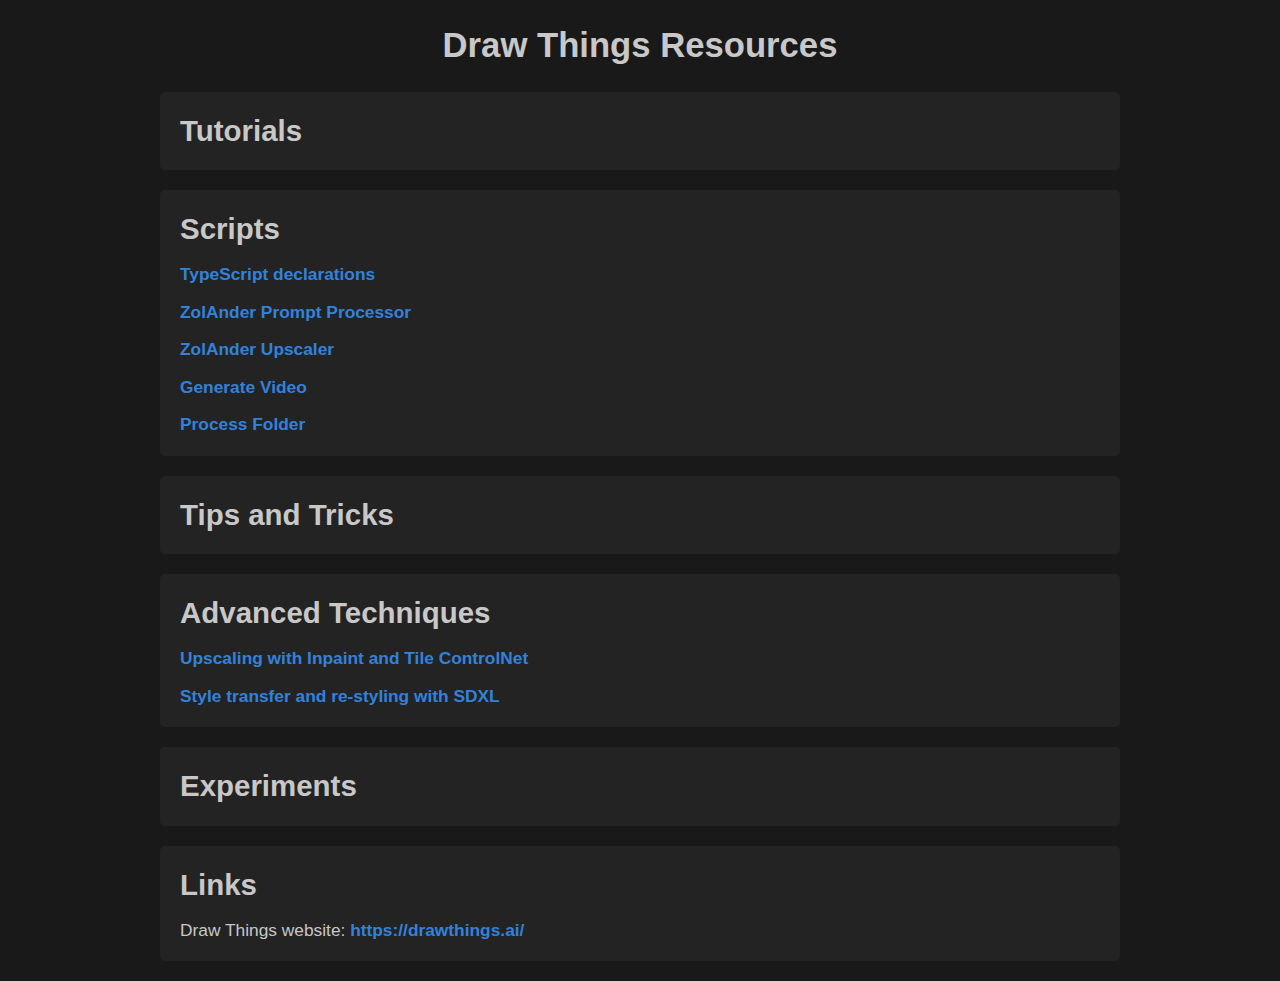
<file: index.html>
<!DOCTYPE html>
<html lang="en">
<head>
	<meta charset="utf-8" />
	<title>Draw Things Resources</title>
	<link rel="stylesheet" href="style.css" />
</head>
<body>
	<section>
		<h1>
			Draw Things Resources
		</h1>
	</section>
	<article>
		<h2>
			Tutorials
		</h2>
	</article>
	<article>
		<h2>
			Scripts
		</h2>
		<p>
			<a href="">TypeScript declarations</a>
		</p>
		<p>
			<a href="">ZolAnder Prompt Processor</a>
		</p>
		<p>
			<a href="">ZolAnder Upscaler</a>
		</p>
		<p>
			<a href="">Generate Video</a>
		</p>
		<p>
			<a href="">Process Folder</a>
		</p>
	</article>
	<article>
		<h2>
			Tips and Tricks
		</h2>
	</article>
	<article>
		<h2>
			Advanced Techniques
		</h2>
		<p>
			<a href="">Upscaling with Inpaint and Tile ControlNet</a>
		</p>
		<p>
			<a href="">Style transfer and re-styling with SDXL</a>
		</p>
	</article>
	<article>
		<h2>
			Experiments
		</h2>
	</article>
	<article>
		<h2>
			Links
		</h2>
		<p>
			Draw Things website: <a href="https://drawthings.ai/">https://drawthings.ai/</a>
		</p>
	</article>
</body>
</html>
</file>
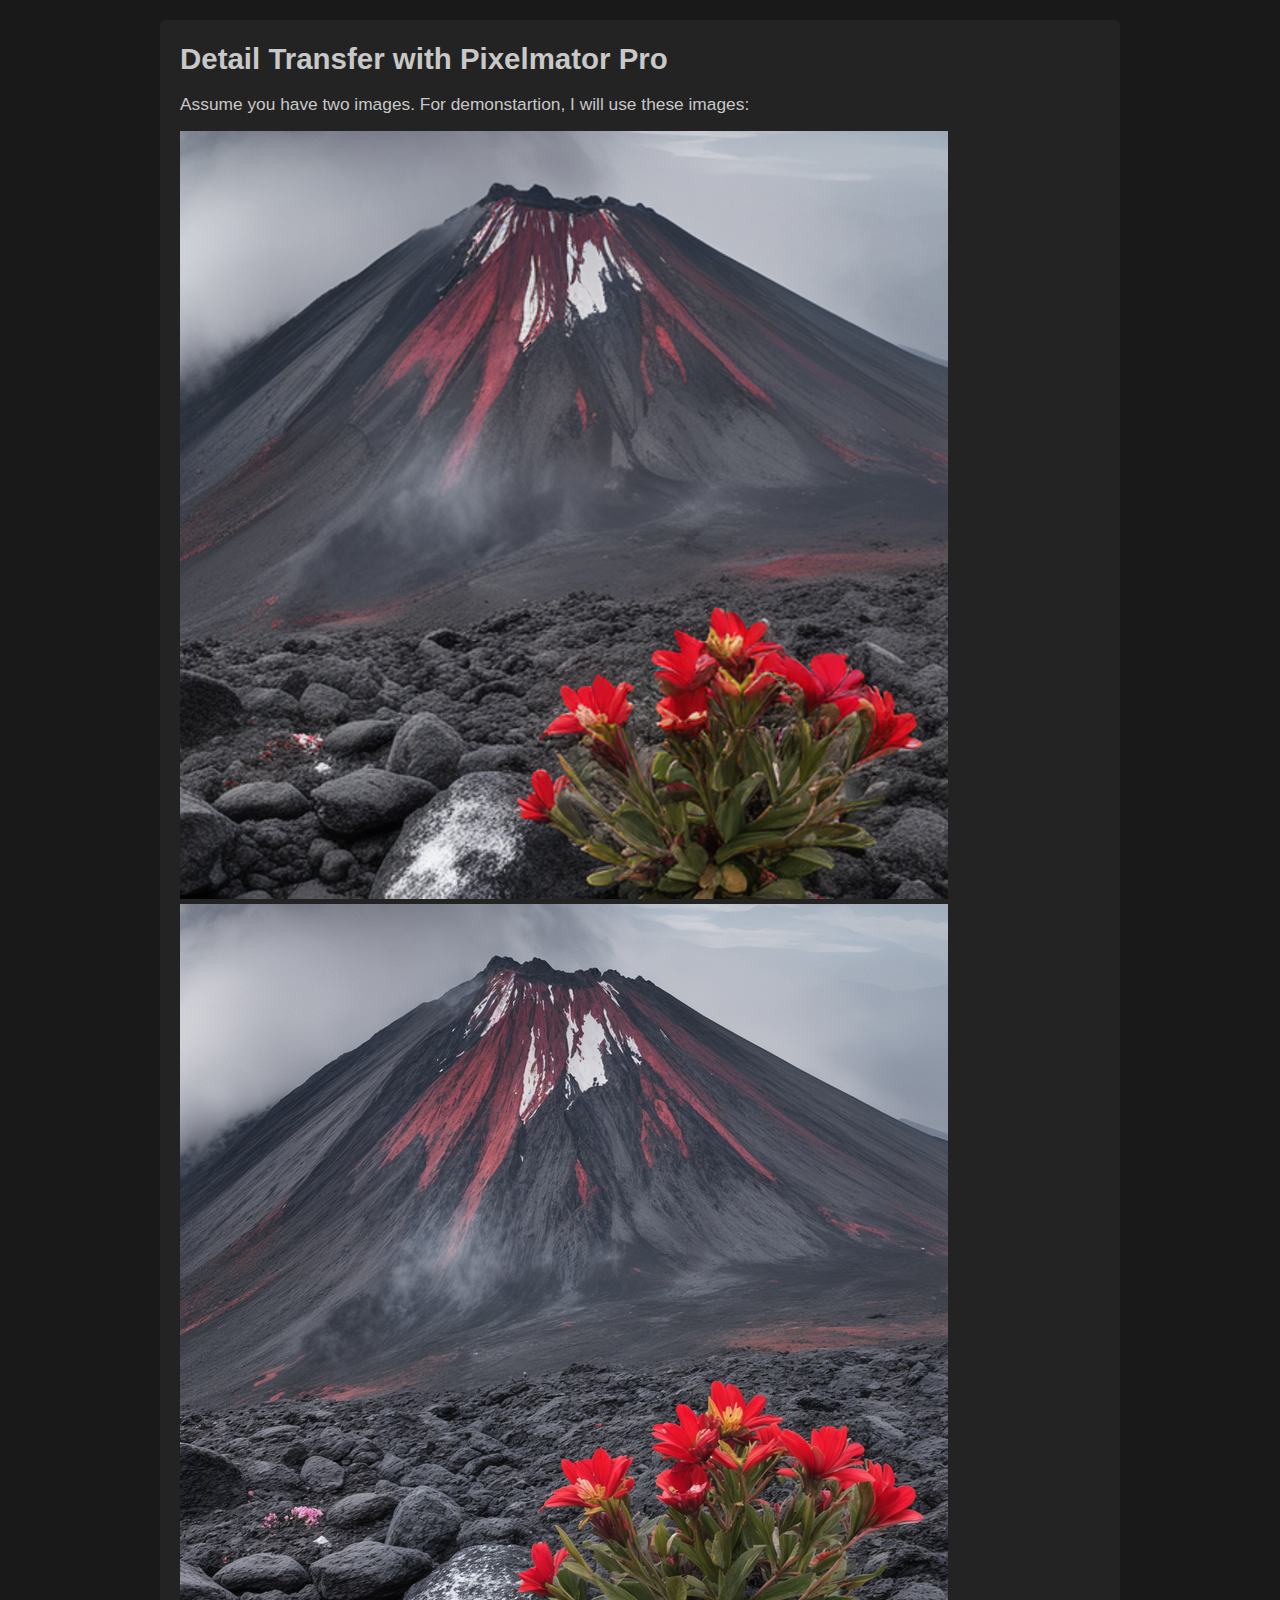
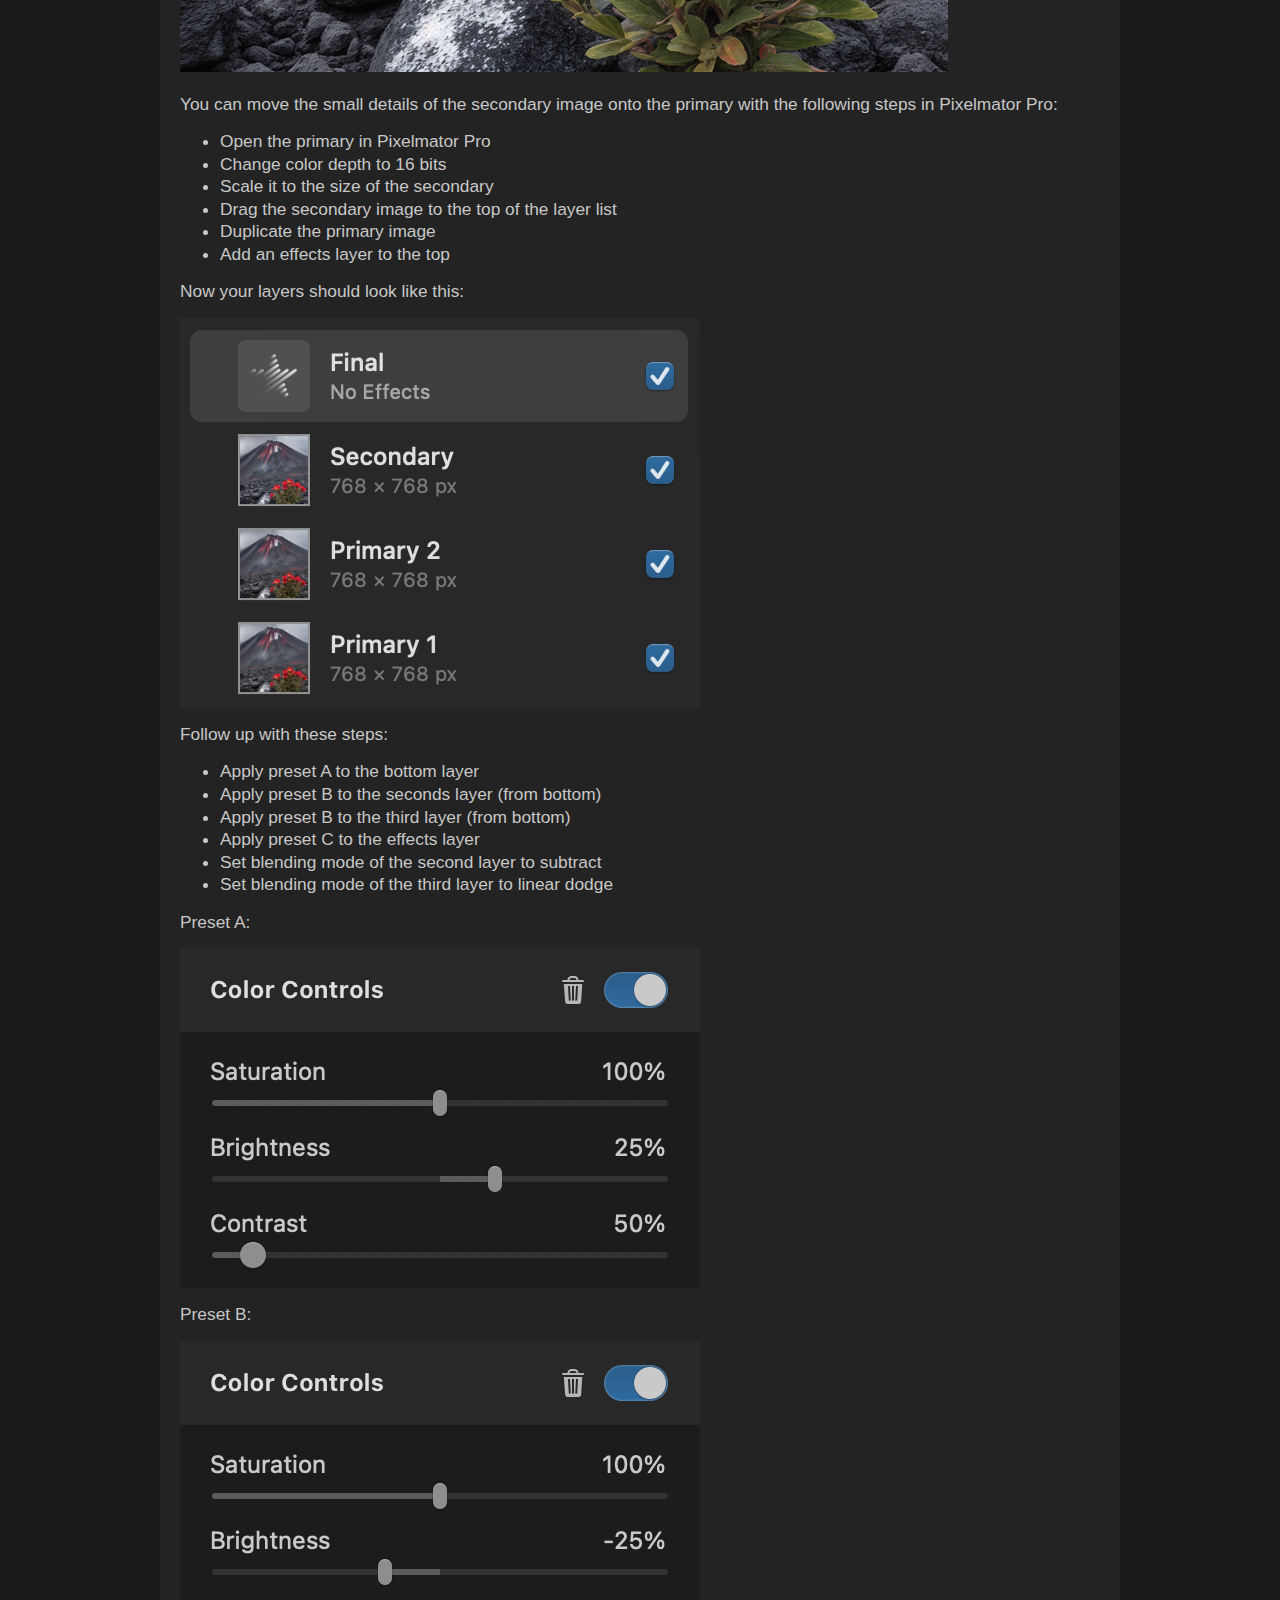
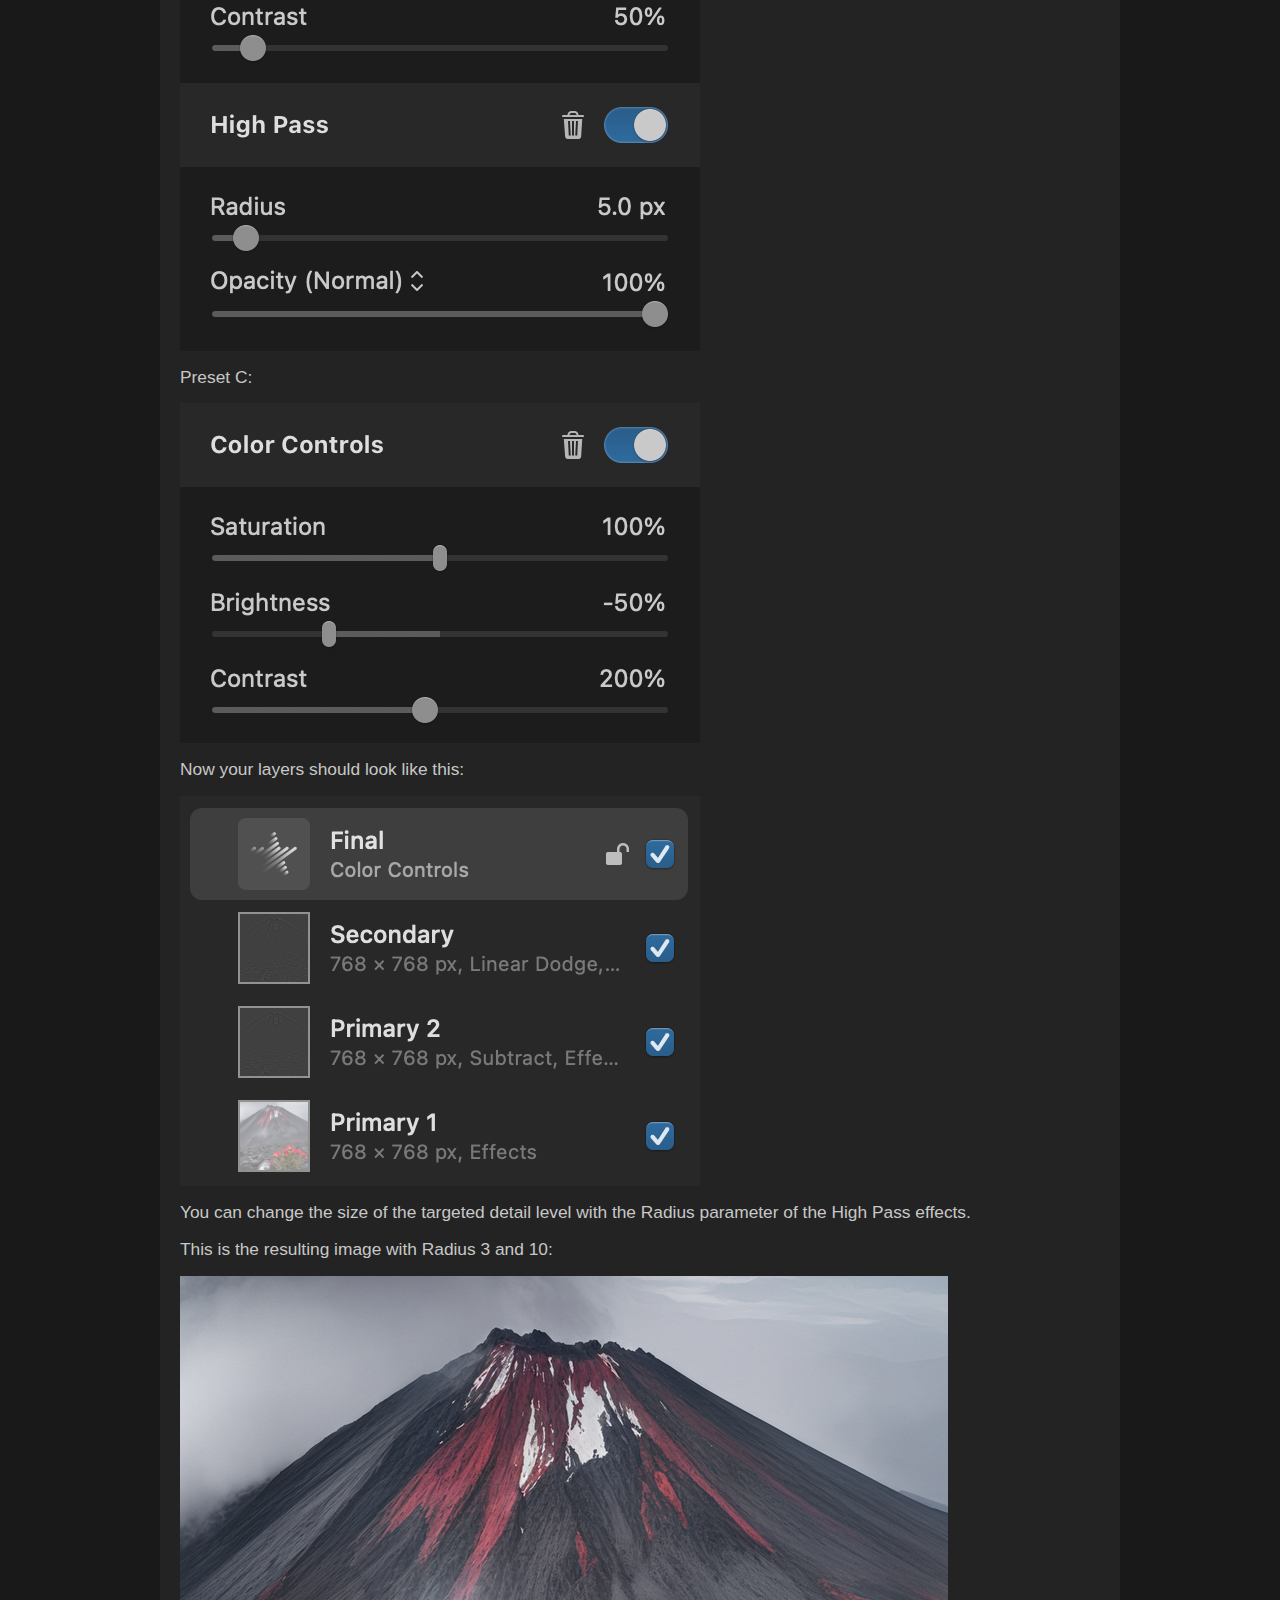
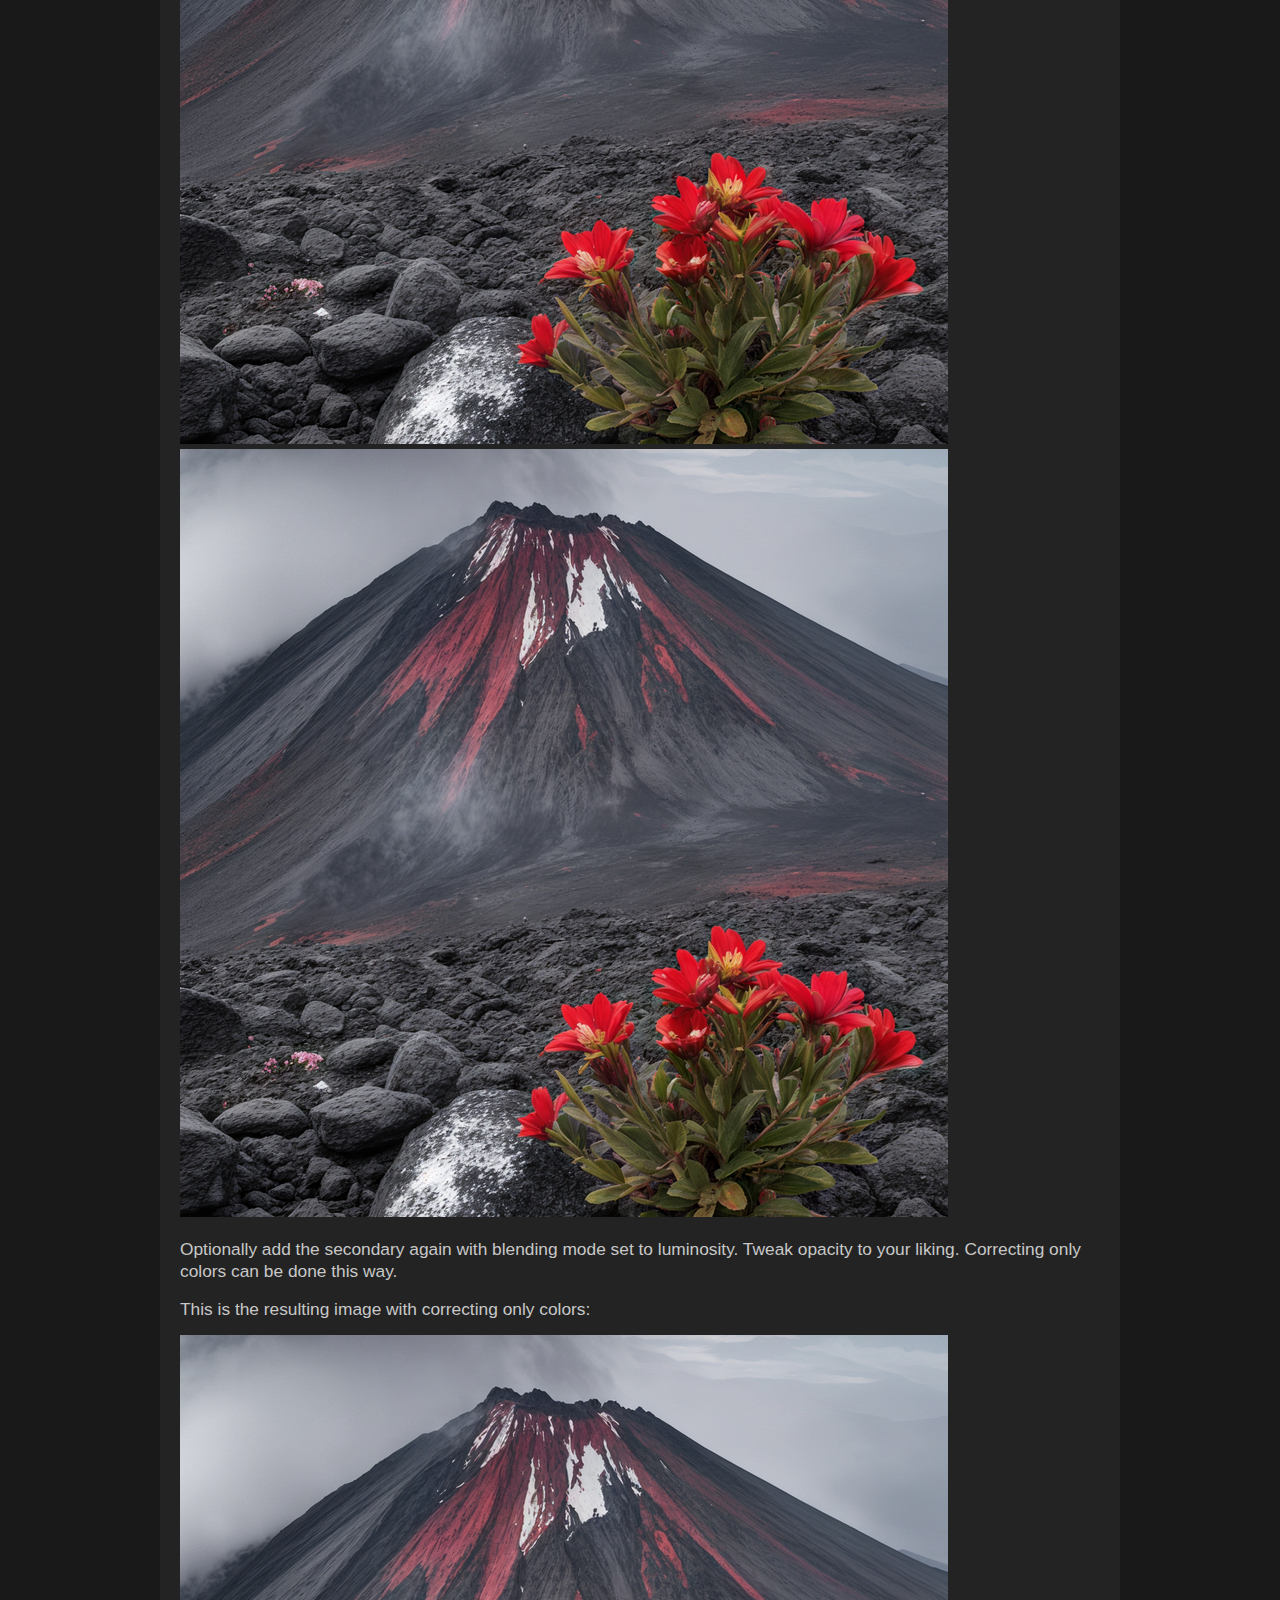
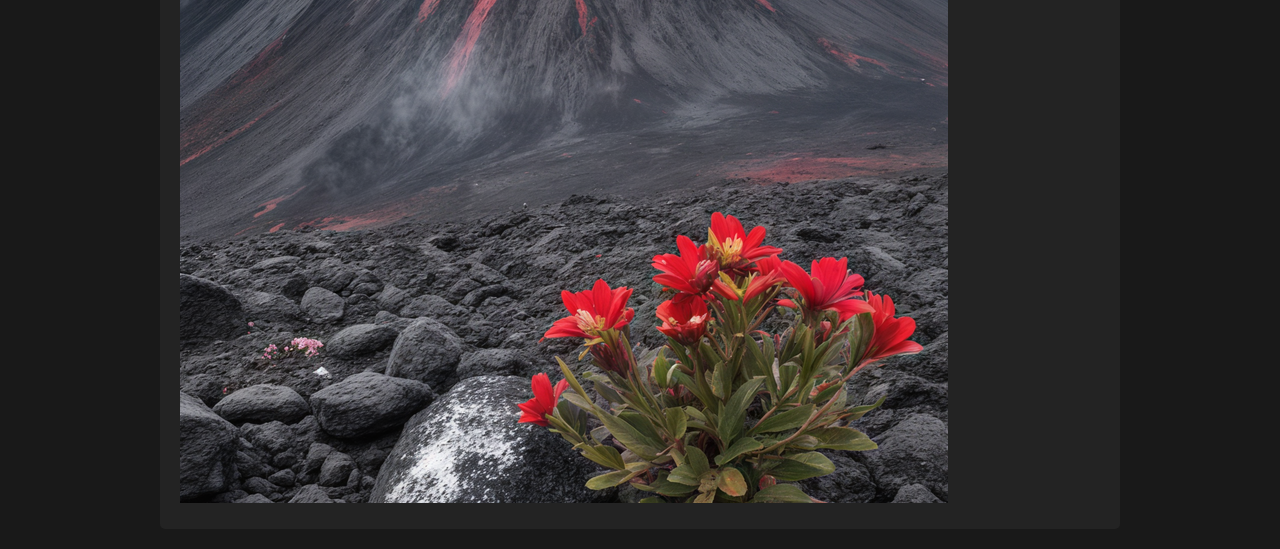
<file: detail/index.html>
<!DOCTYPE html>
<html lang="en">
<head>
	<meta charset="utf-8" />
	<title>Draw Things Resources – Detail Transfer</title>
	<link rel="stylesheet" href="../style.css" />
</head>
<body>
	<article>
		<h2>
			Detail Transfer with Pixelmator Pro
		</h2>
		<p>
			Assume you have two images. For demonstartion, I will use these images:
		</p>
		<div class="center">
			<img src="images/Primary.png" srcset="images/Primary.png 2x" />
			<img src="images/Secondary.png" srcset="images/Secondary.png 2x" />
		</div>
		<p>
			You can move the small details of the secondary image onto the primary with the following steps in Pixelmator Pro:
		</p>
		<ul>
			<li>Open the primary in Pixelmator Pro</li>
			<li>Change color depth to 16 bits</li>
			<li>Scale it to the size of the secondary</li>
			<li>Drag the secondary image to the top of the layer list</li>
			<li>Duplicate the primary image</li>
			<li>Add an effects layer to the top</li>
		</ul>
		<p>
			Now your layers should look like this:
		</p>
		<img src="images/Layers-Initial.png" srcset="images/Layers-Initial.png 2x" />
		<p>
			Follow up with these steps:
		</p>
		<ul>
			<li>Apply preset A to the bottom layer</li>
			<li>Apply preset B to the seconds layer (from bottom)</li>
			<li>Apply preset B to the third layer (from bottom)</li>
			<li>Apply preset C to the effects layer</li>
			<li>Set blending mode of the second layer to subtract</li>
			<li>Set blending mode of the third layer to linear dodge</li>
		</ul>
		<p>
			Preset A:
		</p>
		<img src="images/Preset-A.png" srcset="images/Preset-A.png 2x" />
		<p>
			Preset B:
		</p>
		<img src="images/Preset-B.png" srcset="images/Preset-B.png 2x" />
		<p>
			Preset C:
		</p>
		<img src="images/Preset-C.png" srcset="images/Preset-C.png 2x" />
		<p>
			Now your layers should look like this:
		</p>
		<img src="images/Layers-Final.png" srcset="images/Layers-Final.png 2x" />
		<p>
			You can change the size of the targeted detail level with the Radius parameter of the High Pass effects.
		</p>
		<p>
			This is the resulting image with Radius 3 and 10:
		</p>
		<div class="center">
			<img src="images/Result-Radius-3.png" srcset="images/Result-Radius-3.png 2x" />
			<img src="images/Result-Radius-8.png" srcset="images/Result-Radius-8.png 2x" />
		</div>
		<p>
			Optionally add the secondary again with blending mode set to luminosity.
			Tweak opacity to your liking.
			Correcting only colors can be done this way.
		</p>
		<p>
			This is the resulting image with correcting only colors:
		</p>
		<div class="center">
			<img src="images/Result-Color-Only.png" srcset="images/Result-Color-Only.png 2x" />
		</div>
		</article>
</body>
</html>
</file>
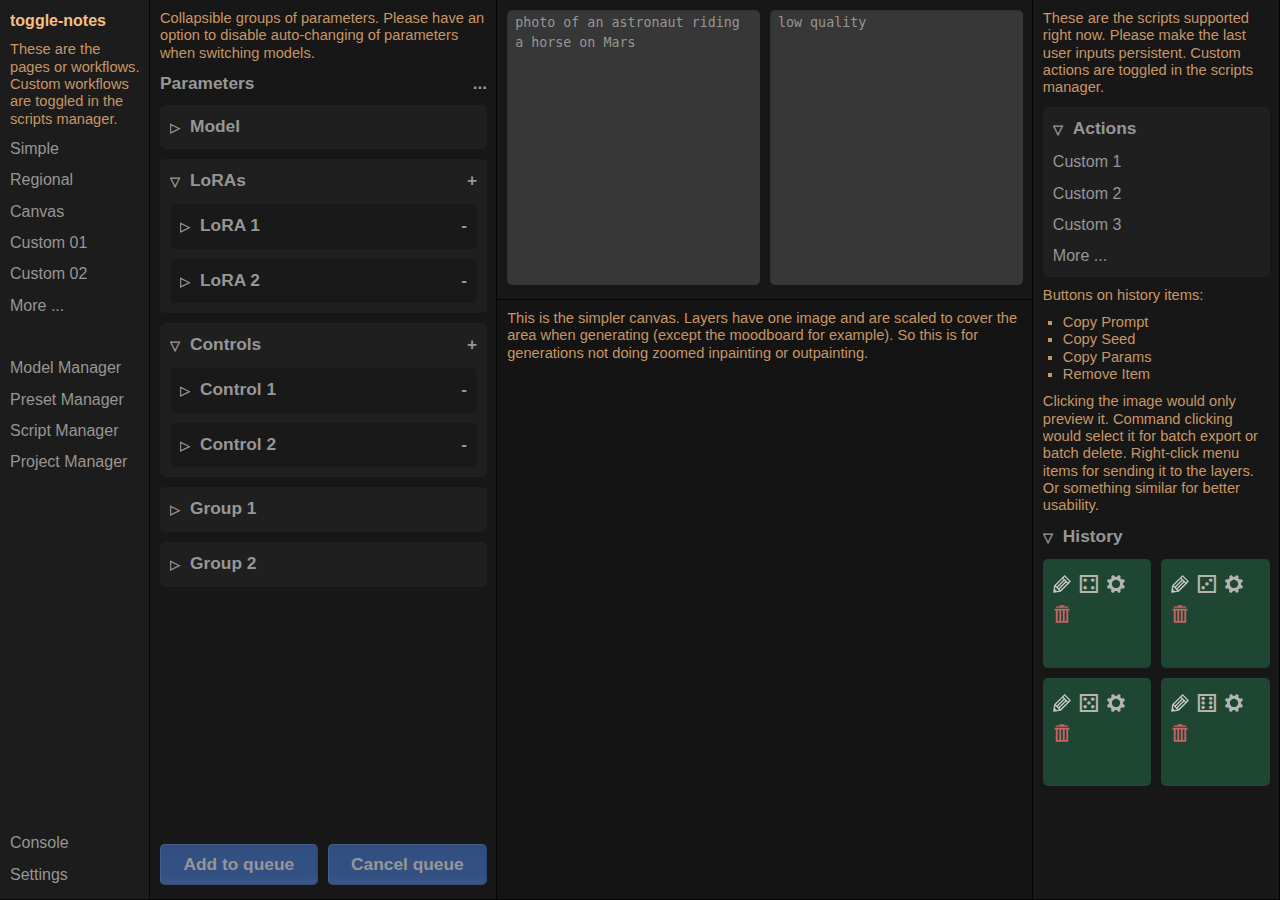
<file: ui-concept/pages/index.html>
<!DOCTYPE html>
<html lang="en">
<head>
	<meta charset="utf-8" />
	<meta name="viewport" content="width=device-width, initial-scale=1, minimum-scale=1, maximum-scale=1" />
	<title>Draw Thing UI Proposal</title>
	<link rel="stylesheet" href="../layout.css" />
	<link rel="stylesheet" href="../theme.css" />
</head>
<body>
	<instance template="template-menu"></instance>
	<div class="options">
		<p class="notes">
			Collapsible groups of parameters.
			Please have an option to disable auto-changing of parameters when switching models.
		</p>
		<h2>Parameters<span>...</span></h2>
		<instance template="template-group-standard" id="model" header="Model"></instance>
		<div id="loras" collapsible class="group">
			<h2>LoRAs<span>+<span></h2>
			<instance template="template-group-minus" id="lora-1" header="LoRA 1"></instance>
			<instance template="template-group-minus" id="lora-2" header="LoRA 2"></instance>
		</div>
		<div id="controls" collapsible class="group">
			<h2>Controls<span>+<span></h2>
			<instance template="template-group-minus" id="control-1" header="Control 1"></instance>
			<instance template="template-group-minus" id="control-2" header="Control 2"></instance>
		</div>
		<instance template="template-group-standard" id="group-1" header="Group 1"></instance>
		<instance template="template-group-standard" id="group-2" header="Group 2"></instance>
		<instance template="template-main-pair" one="Add to queue" two="Cancel queue"></instance>
	</div>
	<div class="content">
		<instance template="template-prompts"></instance>
		<div class="result">
			<p class="notes">
				This is the simpler canvas.
				Layers have one image and are scaled to cover the area when generating (except the moodboard for example).
				So this is for generations not doing zoomed inpainting or outpainting.
			</p>
		</div>
	</div>
	<div class="extra">
		<instance template="template-group-actions"></instance>
		<instance template="template-group-history"></instance>
	</div>
	<script type="module" src="../main.js">
	</script>
</body>
</html>
</file>
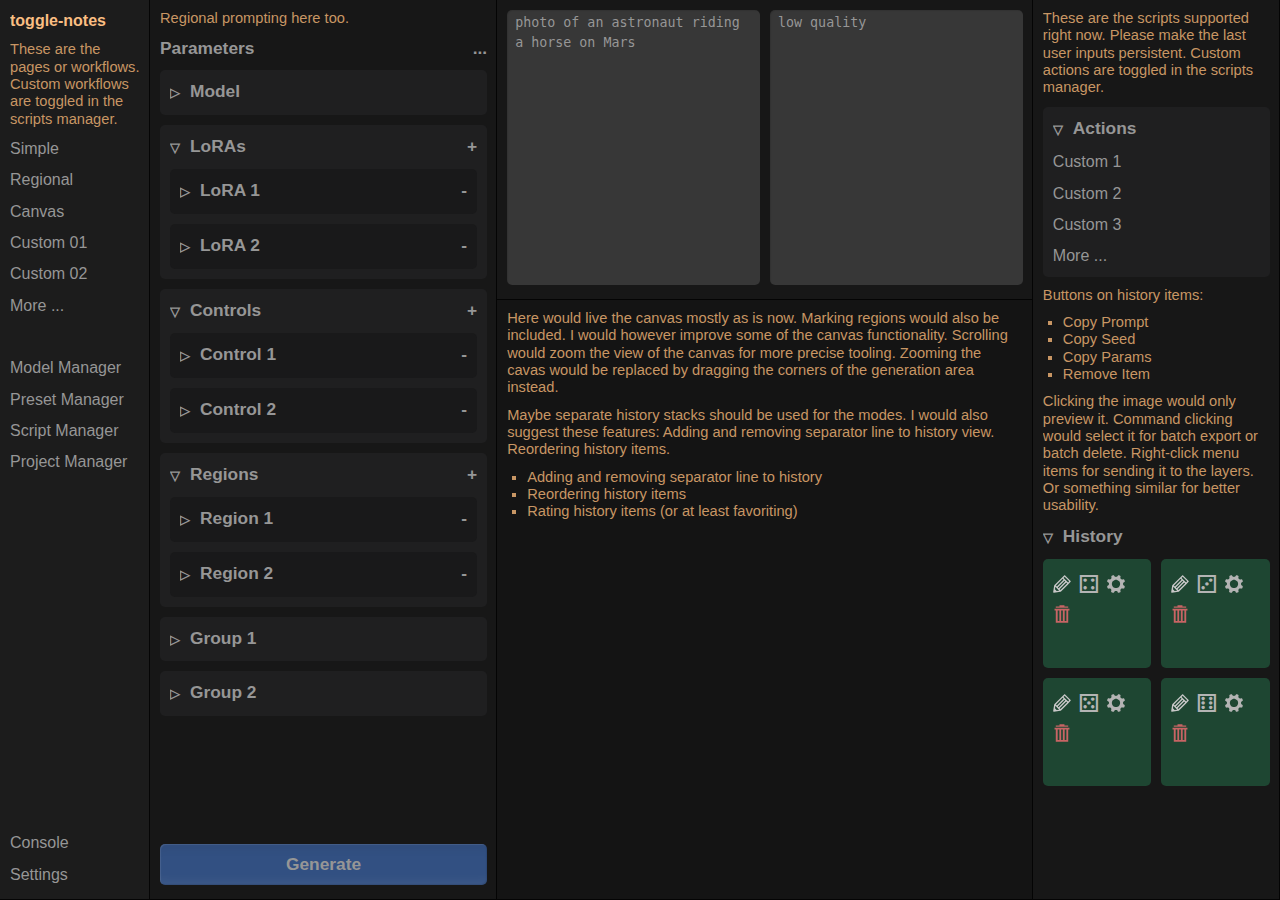
<file: ui-concept/pages/canvas.html>
<!DOCTYPE html>
<html lang="en">
<head>
	<meta charset="utf-8" />
	<meta name="viewport" content="width=device-width, initial-scale=1, minimum-scale=1, maximum-scale=1" />
	<title>Draw Thing UI Proposal</title>
	<link rel="stylesheet" href="../layout.css" />
	<link rel="stylesheet" href="../theme.css" />
</head>
<body>
	<instance template="template-menu"></instance>
	<div class="options">
		<p class="notes">
			Regional prompting here too.
		</p>
		<h2>Parameters<span>...</span></h2>
		<instance template="template-group-standard" id="model" header="Model"></instance>
		<div id="loras" collapsible class="group">
			<h2>LoRAs<span>+<span></h2>
			<instance template="template-group-minus" id="lora-1" header="LoRA 1"></instance>
			<instance template="template-group-minus" id="lora-2" header="LoRA 2"></instance>
		</div>
		<div id="controls" collapsible class="group">
			<h2>Controls<span>+<span></h2>
			<instance template="template-group-minus" id="control-1" header="Control 1"></instance>
			<instance template="template-group-minus" id="control-2" header="Control 2"></instance>
		</div>
		<div id="regions" collapsible class="group">
			<h2>Regions<span>+<span></h2>
			<instance template="template-group-region" id="region-1" header="Region 1" prompt="astronaut"></instance>
			<instance template="template-group-region" id="region-2" header="Region 2" prompt="horse"></instance>
		</div>
		<instance template="template-group-standard" id="group-1" header="Group 1"></instance>
		<instance template="template-group-standard" id="group-2" header="Group 2"></instance>
		<instance template="template-main-button" name="Generate"></instance>
	</div>
	<div class="content">
		<instance template="template-prompts"></instance>
		<div class="result">
			<p class="notes">
				Here would live the canvas mostly as is now.
				Marking regions would also be included.
				I would however improve some of the canvas functionality.
				Scrolling would zoom the view of the canvas for more precise tooling.
				Zooming the cavas would be replaced by dragging the corners of the generation area instead.
			</p>
			<p class="notes">
				Maybe separate history stacks should be used for the modes.
				I would also suggest these features:
				Adding and removing separator line to history view.
				Reordering history items.
			</p>
			<ul class="notes">
				<li>Adding and removing separator line to history</li>
				<li>Reordering history items</li>
				<li>Rating history items (or at least favoriting)</li>
			</ul>
		</div>
	</div>
	<div class="extra">
		<instance template="template-group-actions"></instance>
		<instance template="template-group-history"></instance>
	</div>
	<script type="module" src="../main.js">
	</script>
</body>
</html>
</file>
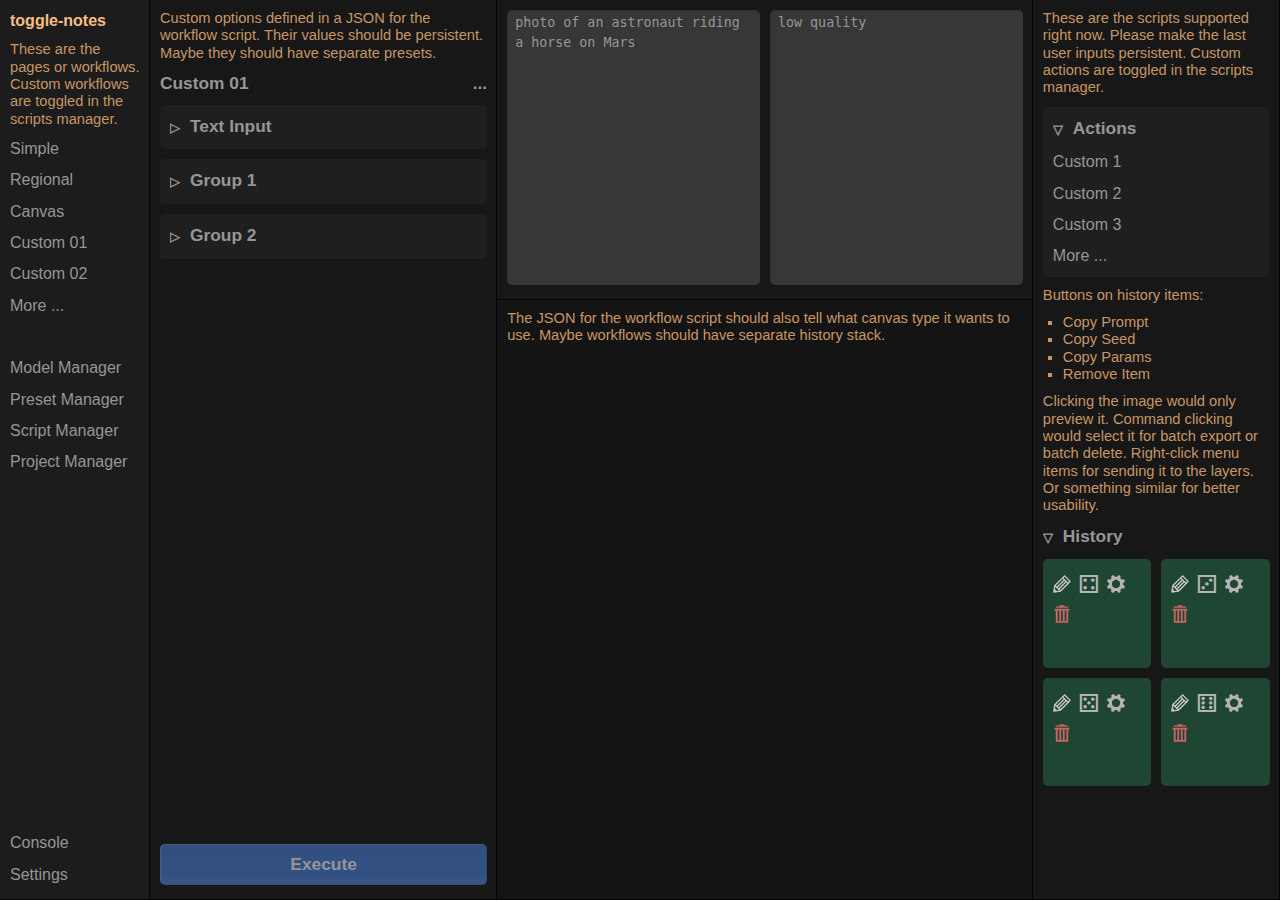
<file: ui-concept/pages/custom-01.html>
<!DOCTYPE html>
<html lang="en">
<head>
	<meta charset="utf-8" />
	<meta name="viewport" content="width=device-width, initial-scale=1, minimum-scale=1, maximum-scale=1" />
	<title>Draw Thing UI Proposal</title>
	<link rel="stylesheet" href="../layout.css" />
	<link rel="stylesheet" href="../theme.css" />
</head>
<body>
	<instance template="template-menu"></instance>
	<div class="options">
		<p class="notes">
			Custom options defined in a JSON for the workflow script.
			Their values should be persistent.
			Maybe they should have separate presets.
		</p>
		<h2>Custom 01<span>...</span></h2>
		<instance template="template-group-text-input" id="custom-1-text" header="Text Input" prompt="{cat|dog}"></instance>
		<instance template="template-group-standard" id="custom-1-1" header="Group 1"></instance>
		<instance template="template-group-standard" id="custom-1-2" header="Group 2"></instance>
		<instance template="template-main-button" name="Execute"></instance>
	</div>
	<div class="content">
		<instance template="template-prompts"></instance>
		<div class="result">
			<p class="notes">
				The JSON for the workflow script should also tell what canvas type it wants to use.
				Maybe workflows should have separate history stack.
			</p>
		</div>
	</div>
	<div class="extra">
		<instance template="template-group-actions"></instance>
		<instance template="template-group-history"></instance>
	</div>
	<script type="module" src="../main.js">
	</script>
</body>
</html>
</file>
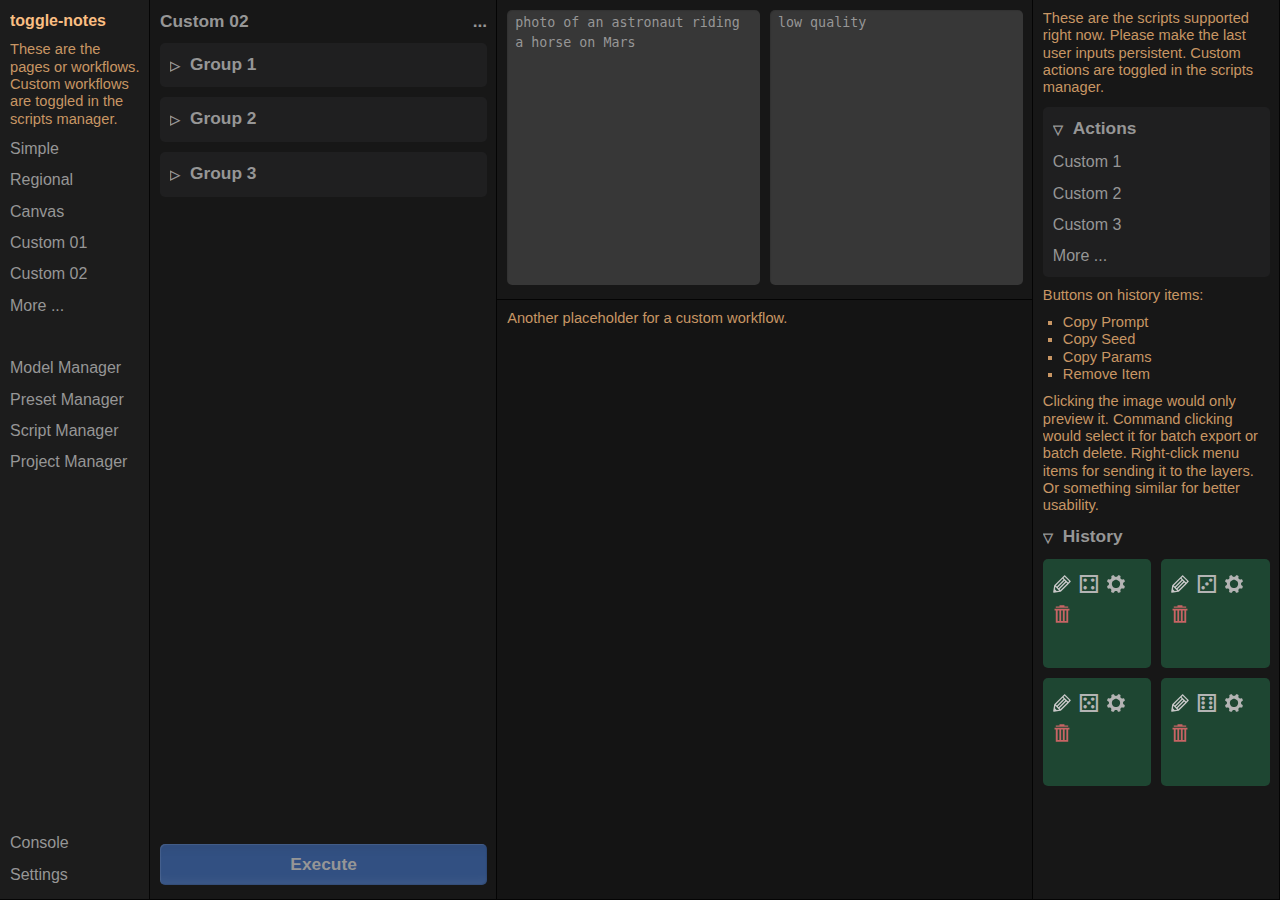
<file: ui-concept/pages/custom-02.html>
<!DOCTYPE html>
<html lang="en">
<head>
	<meta charset="utf-8" />
	<meta name="viewport" content="width=device-width, initial-scale=1, minimum-scale=1, maximum-scale=1" />
	<title>Draw Thing UI Proposal</title>
	<link rel="stylesheet" href="../layout.css" />
	<link rel="stylesheet" href="../theme.css" />
</head>
<body>
	<instance template="template-menu"></instance>
	<div class="options">
		<h2>Custom 02<span>...</span></h2>
		<instance template="template-group-standard" id="custom-2-1" header="Group 1"></instance>
		<instance template="template-group-standard" id="custom-2-2" header="Group 2"></instance>
		<instance template="template-group-standard" id="custom-2-3" header="Group 3"></instance>
		<instance template="template-main-button" name="Execute"></instance>
	</div>
	<div class="content">
		<instance template="template-prompts"></instance>
		<div class="result">
			<p class="notes">
				Another placeholder for a custom workflow.
			</p>
		</div>
	</div>
	<div class="extra">
		<instance template="template-group-actions"></instance>
		<instance template="template-group-history"></instance>
	</div>
	<script type="module" src="../main.js">
	</script>
</body>
</html>
</file>
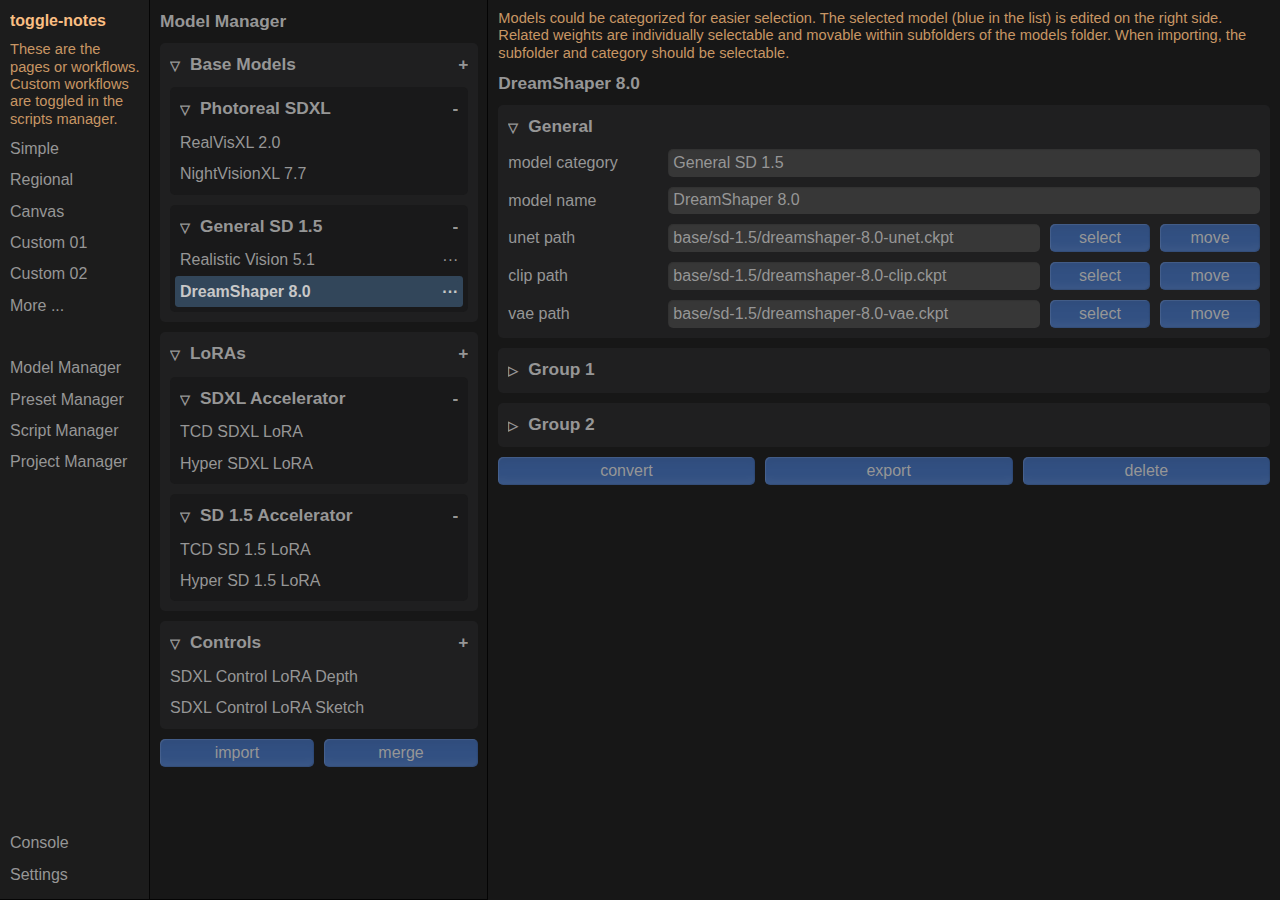
<file: ui-concept/pages/model-manager.html>
<!DOCTYPE html>
<html lang="en">
<head>
	<meta charset="utf-8" />
	<meta name="viewport" content="width=device-width, initial-scale=1, minimum-scale=1, maximum-scale=1" />
	<title>Draw Thing UI Proposal</title>
	<link rel="stylesheet" href="../layout.css" />
	<link rel="stylesheet" href="../theme.css" />
</head>
<body>
	<instance template="template-menu"></instance>
	<div class="options">
		<h2>Model Manager</h2>
		<div id="base-model-group" collapsible class="group">
			<h2>Base Models<span>+</span></h2>
			<div id="base-sdxl-group" collapsible class="group">
				<h2>Photoreal SDXL<span>-</span></h2>
				<p>RealVisXL 2.0</p>
				<p>NightVisionXL 7.7</p>
			</div>
			<div id="base-sd15-group" collapsible class="group">
				<h2>General SD 1.5<span>-</span></h2>
				<p>Realistic Vision 5.1<span>···</span></p>
				<p class="selected">DreamShaper 8.0<span>···</span></p>
			</div>
		</div>
		<div id="lora-model-group" collapsible class="group">
			<h2>LoRAs<span>+</span></h2>
			<div id="lora-sdxl-group" collapsible class="group">
				<h2>SDXL Accelerator<span>-</span></h2>
				<p>TCD SDXL LoRA</p>
				<p>Hyper SDXL LoRA</p>
			</div>
			<div id="lora-sd15-group" collapsible class="group">
				<h2>SD 1.5 Accelerator<span>-</span></h2>
				<p>TCD SD 1.5 LoRA</p>
				<p>Hyper SD 1.5 LoRA</p>
			</div>
		</div>
		<div id="control-model-group" collapsible class="group">
			<h2>Controls<span>+</span></h2>
			<p>SDXL Control LoRA Depth</p>
			<p>SDXL Control LoRA Sketch</p>
		</div>
		<div class="uniform">
			<button>import</button>
			<button>merge</button>
		</div>
	</div>
	<div class="manager">
		<p class="notes">
			Models could be categorized for easier selection.
			The selected model (blue in the list) is edited on the right side.
			Related weights are individually selectable and movable within subfolders of the models folder.
			When importing, the subfolder and category should be selectable.
		</p>
		<h2>DreamShaper 8.0</h2>
		<div id="model-group-general" collapsible class="group">
			<h2>General</h2>
			<instance template="template-input-name" id="model-category" value="General SD 1.5" label="model category"></instance>
			<instance template="template-input-name" id="model-name" value="DreamShaper 8.0" label="model name"></instance>
			<instance template="template-input-path" id="model-unet" value="base/sd-1.5/dreamshaper-8.0-unet.ckpt" label="unet path"></instance>
			<instance template="template-input-path" id="model-clip" value="base/sd-1.5/dreamshaper-8.0-clip.ckpt" label="clip path"></instance>
			<instance template="template-input-path" id="model-vae" value="base/sd-1.5/dreamshaper-8.0-vae.ckpt" label="vae path"></instance>
		</div>
		<instance template="template-group-standard" id="model-group-1" header="Group 1"></instance>
		<instance template="template-group-standard" id="model-group-2" header="Group 2"></instance>
		<div class="uniform">
			<button>convert</button>
			<button>export</button>
			<button>delete</button>
		</div>
	</div>
	<script type="module" src="../main.js">
	</script>
</body>
</html>
</file>
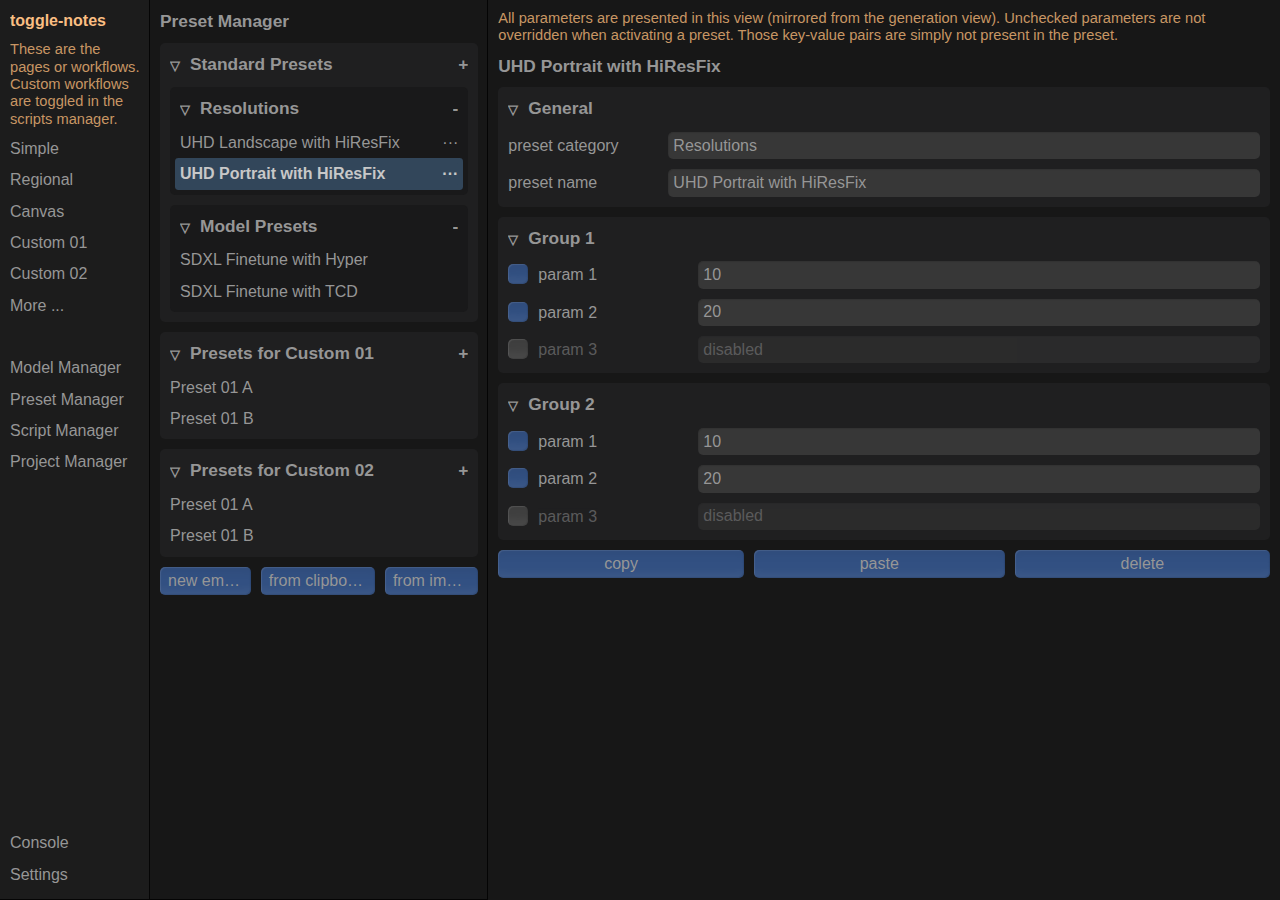
<file: ui-concept/pages/preset-manager.html>
<!DOCTYPE html>
<html lang="en">
<head>
	<meta charset="utf-8" />
	<meta name="viewport" content="width=device-width, initial-scale=1, minimum-scale=1, maximum-scale=1" />
	<title>Draw Thing UI Proposal</title>
	<link rel="stylesheet" href="../layout.css" />
	<link rel="stylesheet" href="../theme.css" />
</head>
<body>
	<instance template="template-menu"></instance>
	<div class="options">
		<h2>Preset Manager</h2>
		<div id="base-preset-group" collapsible class="group">
			<h2>Standard Presets<span>+</span></h2>
			<div id="preset-resolution-group" collapsible class="group">
				<h2>Resolutions<span>-</span></h2>
				<p>UHD Landscape with HiResFix<span>···</span></p>
				<p class="selected">UHD Portrait with HiResFix<span>···</span></p>
			</div>
			<div id="preset-model-group" collapsible class="group">
				<h2>Model Presets<span>-</span></h2>
				<p>SDXL Finetune with Hyper</p>
				<p>SDXL Finetune with TCD</p>
			</div>
		</div>
		<div id="custom-01-preset-group" collapsible class="group">
			<h2>Presets for Custom 01<span>+</span></h2>
			<p>Preset 01 A</p>
			<p>Preset 01 B</p>
		</div>
		<div id="custom-02-preset-group" collapsible class="group">
			<h2>Presets for Custom 02<span>+</span></h2>
			<p>Preset 01 A</p>
			<p>Preset 01 B</p>
		</div>
		<div class="uniform">
			<button>new empty</button>
			<button>from clipboard</button>
			<button>from image</button>
		</div>
	</div>
	<div class="manager">
		<p class="notes">
			All parameters are presented in this view (mirrored from the generation view).
			Unchecked parameters are not overridden when activating a preset.
			Those key-value pairs are simply not present in the preset.
		</p>
		<h2>UHD Portrait with HiResFix</h2>
		<div id="preset-group-general" collapsible class="group">
			<h2>General</h2>
			<instance template="template-input-name" id="preset-category" value="Resolutions" label="preset category"></instance>
			<instance template="template-input-name" id="preset-name" value="UHD Portrait with HiResFix" label="preset name"></instance>
		</div>

		<div id="preset-group-1" collapsible class="group">
			<h2>Group 1</h2>
			<instance template="template-input-checked" id="preset-param-1" value="10" label="param 1"></instance>
			<instance template="template-input-checked" id="preset-param-2" value="20" label="param 2"></instance>
			<instance template="template-input-disabled" id="preset-param-3" value="disabled" label="param 3"></instance>
		</div>

		<div id="preset-group-2" collapsible class="group">
			<h2>Group 2</h2>
			<instance template="template-input-checked" id="preset-param-1" value="10" label="param 1"></instance>
			<instance template="template-input-checked" id="preset-param-2" value="20" label="param 2"></instance>
			<instance template="template-input-disabled" id="preset-param-3" value="disabled" label="param 3"></instance>
		</div>
		<div class="uniform">
			<button>copy</button>
			<button>paste</button>
			<button>delete</button>
		</div>
	</div>
	<script type="module" src="../main.js">
	</script>
</body>
</html>
</file>
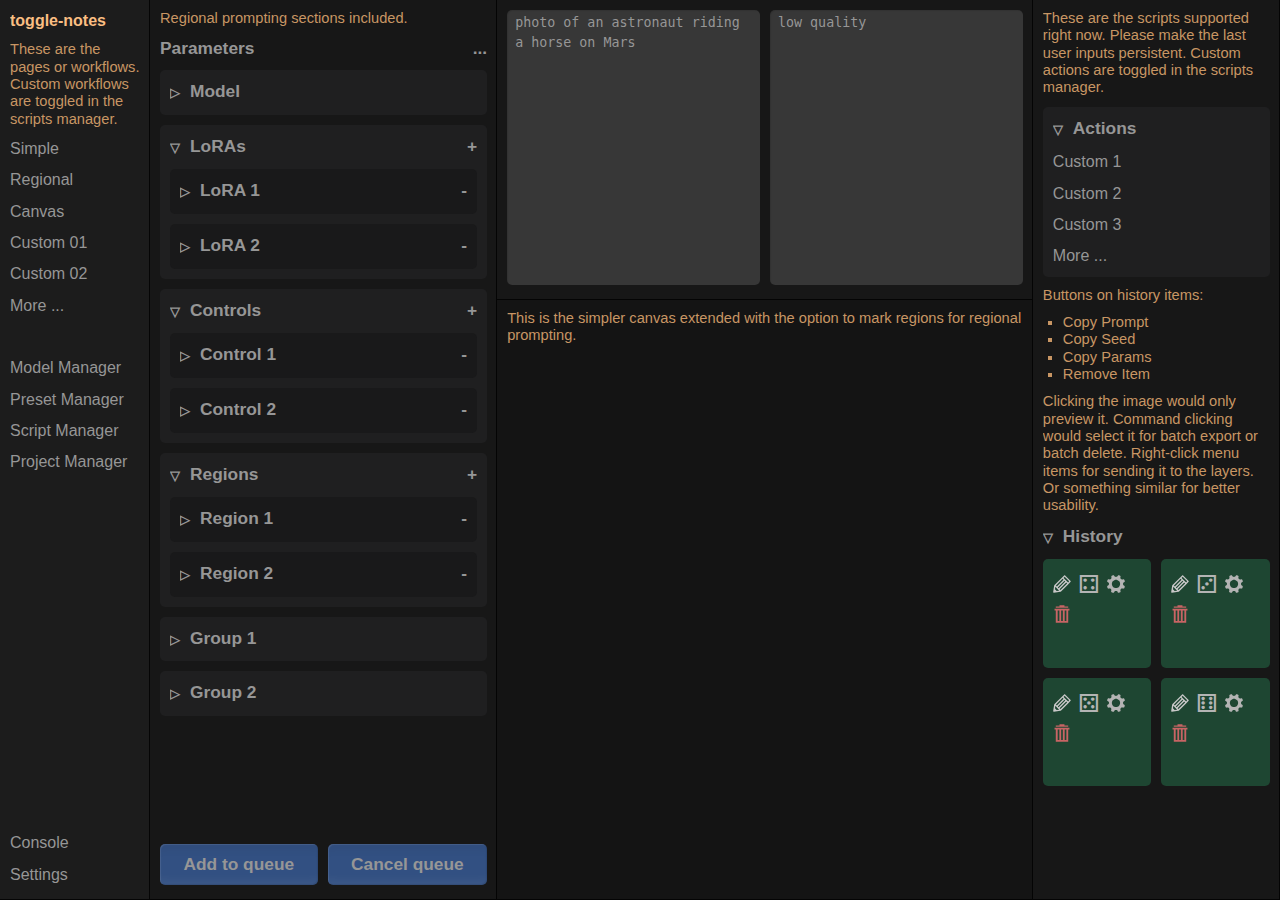
<file: ui-concept/pages/regional.html>
<!DOCTYPE html>
<html lang="en">
<head>
	<meta charset="utf-8" />
	<meta name="viewport" content="width=device-width, initial-scale=1, minimum-scale=1, maximum-scale=1" />
	<title>Draw Thing UI Proposal</title>
	<link rel="stylesheet" href="../layout.css" />
	<link rel="stylesheet" href="../theme.css" />
</head>
<body>
	<instance template="template-menu"></instance>
	<div class="options">
		<p class="notes">
			Regional prompting sections included.
		</p>
		<h2>Parameters<span>...</span></h2>
		<instance template="template-group-standard" id="model" header="Model"></instance>
		<div id="loras" collapsible class="group">
			<h2>LoRAs<span>+<span></h2>
			<instance template="template-group-minus" id="lora-1" header="LoRA 1"></instance>
			<instance template="template-group-minus" id="lora-2" header="LoRA 2"></instance>
		</div>
		<div id="controls" collapsible class="group">
			<h2>Controls<span>+<span></h2>
			<instance template="template-group-minus" id="control-1" header="Control 1"></instance>
			<instance template="template-group-minus" id="control-2" header="Control 2"></instance>
		</div>
		<div id="regions" collapsible class="group">
			<h2>Regions<span>+<span></h2>
			<instance template="template-group-region" id="region-1" header="Region 1" prompt="astronaut"></instance>
			<instance template="template-group-region" id="region-2" header="Region 2" prompt="horse"></instance>
		</div>
		<instance template="template-group-standard" id="group-1" header="Group 1"></instance>
		<instance template="template-group-standard" id="group-2" header="Group 2"></instance>
		<instance template="template-main-pair" one="Add to queue" two="Cancel queue"></instance>
	</div>
	<div class="content">
		<instance template="template-prompts"></instance>
		<div class="result">
			<p class="notes">
				This is the simpler canvas extended with the option to mark regions for regional prompting.
			</p>
		</div>
	</div>
	<div class="extra">
		<instance template="template-group-actions"></instance>
		<instance template="template-group-history"></instance>
	</div>
	<script type="module" src="../main.js">
	</script>
</body>
</html>
</file>
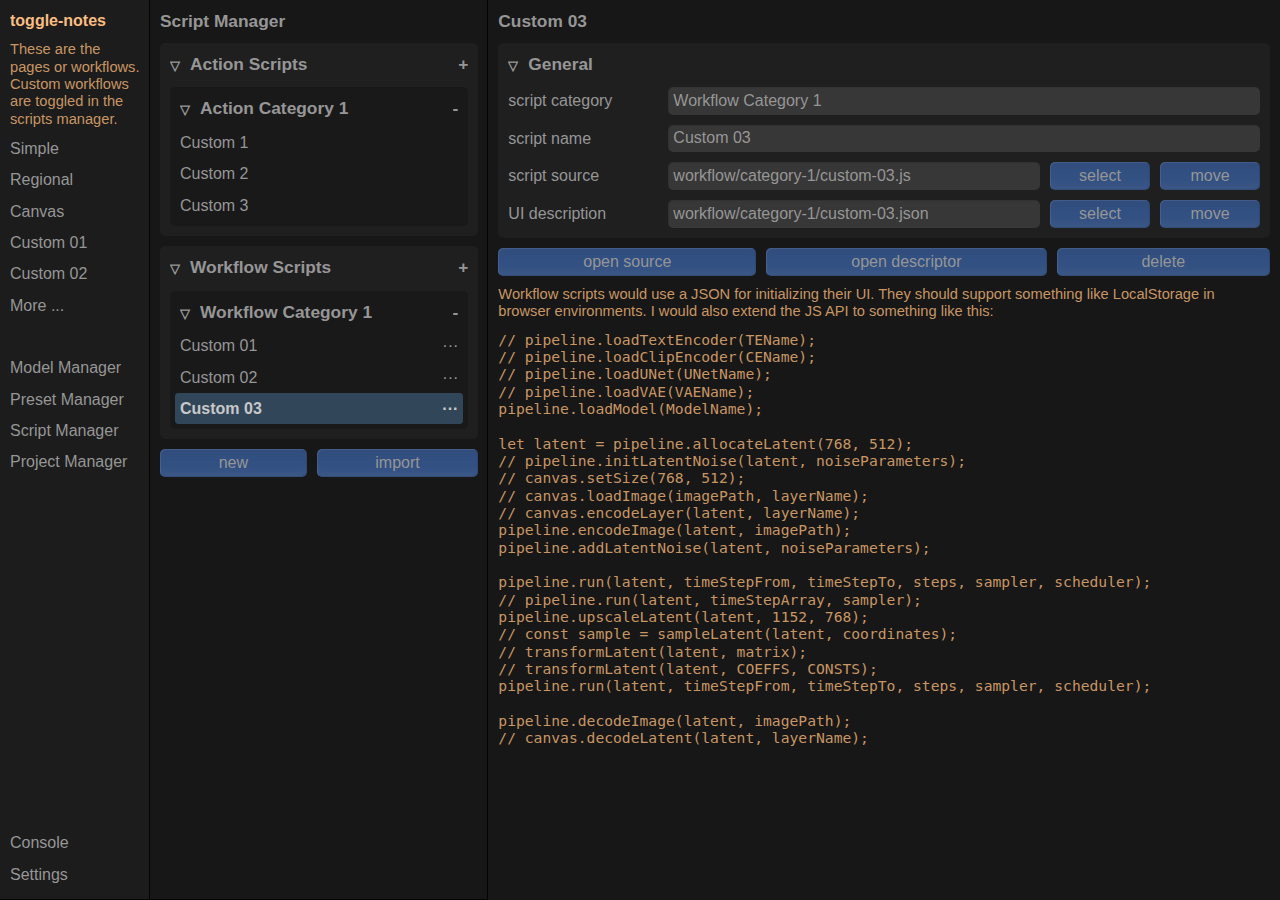
<file: ui-concept/pages/script-manager.html>
<!DOCTYPE html>
<html lang="en">
<head>
	<meta charset="utf-8" />
	<meta name="viewport" content="width=device-width, initial-scale=1, minimum-scale=1, maximum-scale=1" />
	<title>Draw Thing UI Proposal</title>
	<link rel="stylesheet" href="../layout.css" />
	<link rel="stylesheet" href="../theme.css" />
</head>
<body>
	<instance template="template-menu"></instance>
	<div class="options">
		<h2>Script Manager</h2>
		<div id="action-script-group" collapsible class="group">
			<h2>Action Scripts<span>+</span></h2>
			<div id="action-category-1" collapsible class="group">
				<h2>Action Category 1<span>-</span></h2>
				<p>Custom 1</p>
				<p>Custom 2</p>
				<p>Custom 3</p>
			</div>
		</div>
		<div id="workflow-script-group" collapsible class="group">
			<h2>Workflow Scripts<span>+</span></h2>
			<div id="workflow-category-1" collapsible class="group">
				<h2>Workflow Category 1<span>-</span></h2>
				<p>Custom 01<span>···</span></p>
				<p>Custom 02<span>···</span></p>
				<p class="selected">Custom 03<span>···</span></p>
			</div>
		</div>
		<div class="uniform">
			<button>new</button>
			<button>import</button>
		</div>
	</div>
	<div class="manager">
		<h2>Custom 03</h2>
		<div id="preset-group-general" collapsible class="group">
			<h2>General</h2>
			<instance template="template-input-name" id="script-category" value="Workflow Category 1" label="script category"></instance>
			<instance template="template-input-name" id="script-name" value="Custom 03" label="script name"></instance>
			<instance template="template-input-path" id="script-source-path" value="workflow/category-1/custom-03.js" label="script source"></instance>
			<instance template="template-input-path" id="script-ui-path" value="workflow/category-1/custom-03.json" label="UI description"></instance>
		</div>
		<div class="uniform">
			<button>open source</button>
			<button>open descriptor</button>
			<button>delete</button>
		</div>
		<p class="notes">
			Workflow scripts would use a JSON for initializing their UI.
			They should support something like LocalStorage in browser environments.
			I would also extend the JS API to something like this:
		</p>
		<pre class="notes" style="white-space: pre">
// pipeline.loadTextEncoder(TEName);
// pipeline.loadClipEncoder(CEName);
// pipeline.loadUNet(UNetName);
// pipeline.loadVAE(VAEName);
pipeline.loadModel(ModelName);

let latent = pipeline.allocateLatent(768, 512);
// pipeline.initLatentNoise(latent, noiseParameters);
// canvas.setSize(768, 512);
// canvas.loadImage(imagePath, layerName);
// canvas.encodeLayer(latent, layerName);
pipeline.encodeImage(latent, imagePath);
pipeline.addLatentNoise(latent, noiseParameters);

pipeline.run(latent, timeStepFrom, timeStepTo, steps, sampler, scheduler);
// pipeline.run(latent, timeStepArray, sampler);
pipeline.upscaleLatent(latent, 1152, 768);
// const sample = sampleLatent(latent, coordinates);
// transformLatent(latent, matrix);
// transformLatent(latent, COEFFS, CONSTS);
pipeline.run(latent, timeStepFrom, timeStepTo, steps, sampler, scheduler);

pipeline.decodeImage(latent, imagePath);
// canvas.decodeLatent(latent, layerName);
		</pre>
	</div>
	<script type="module" src="../main.js">
	</script>
</body>
</html>
</file>
<file: style.css>
* {
	box-sizing: border-box;
}

html {
	font-family: Helvetica, Arial, sans-serif;
	font-size: 13pt;
	line-height: 1.3;
	background: rgb(25, 25, 25);
	color: rgb(200, 200, 200);
}

body {
	max-width: 1000px;
	margin: auto;
}

section {
	display: block;
	margin: 20px;
}

article {
	display: block;
	margin: 20px;
	padding: 5px;
	background: rgb(35, 35, 35);
	border-radius: 5px;
}

article > * {
	display: block;
	margin: 15px;
}

article > code {
	padding-left: 20px;
	padding-right: 20px;
	color: rgb(80, 150, 230);
	background: rgb(25, 25, 25);
	border-radius: 5px;
}

h1 {
	text-align: center;
	font-size: 2.0rem;
}

h2 {
	font-size: 1.7rem;
}

h3 {
	font-size: 1.5rem;
}

code {
	white-space: pre-wrap;
	font-family: "Anonymous Pro", Menlo, monospace;
	tab-size: 3;
}

em {
	font-style: normal;
	font-weight: bold;
	color: rgb(230, 80, 80);
}


a {
	font-weight: bold;
	text-decoration: none;
	color: rgb(50, 130, 220);
}

a:hover {
	color: rgb(80, 150, 230);
}
</file>
<file: ui-concept/layout.css>
:root {
	--menu-width: 150px;
	--options-width: 300px;
	--content-width: 300px;
	--manager-width: 600px;
	--prompts-height: 300px;
	--canvas-height: 300px;
	--extra-width: 200px;
	--label-width: 80px;
	--input-width: 50px;
}

/* main */

* {
	box-sizing: border-box;
	margin: 0;
	padding: 0;
	overflow: hidden;
	white-space: nowrap;
	text-overflow: ellipsis;
	-webkit-touch-callout: none;
	-webkit-user-select: none;
	user-select: none;
	cursor: default;
}

ul {
	padding-left: 20px;
	list-style-type: square;
}

li {
	overflow: visible;
}

html,
body {
	width: 100%;
	height: 100%;
}

body {
	display: flex;
	flex-direction: row;
}

.menu,
.options,
.content,
.manager,
.prompts,
.result,
.extra {
	display: flex;
	flex-direction: column;
}

.menu,
.options,
.manager,
.prompts,
.result,
.extra {
	gap: 10px;
	padding: 10px;
	padding-bottom: 15px;
}

.menu {
	flex-shrink: 0;
	width: var(--menu-width);
	overflow-y: auto;
}

.options {
	flex-grow: 0.2;
	flex-shrink: 0;
	width: var(--options-width);
	overflow-y: auto;
}

.content {
	flex-grow: 1;
	width: var(--content-width);
}

.manager {
	flex-grow: 1;
	width: var(--manager-width);
}

.prompts {
	height: var(--prompts-height);
}

.result {
	flex-grow: 1;
	height: var(--canvas-height);
}

.extra {
	flex-grow: 0.2;
	flex-shrink: 0;
	width: var(--extra-width);
	overflow-y: auto;
}

.group {
	display: flex;
	flex-direction: column;
	flex-shrink: 0;
	gap: 10px;
	padding: 10px;
}

.row,
.checked,
.disabled,
.uniform {
	display: flex;
	flex-direction: row;
	gap: 10px;
}

.spacer {
	flex-grow: 1;
}

/* collapsing */

.collapsed > :nth-child(n + 2) {
	display: none;
}

/* inputs */

h2 span {
	float: right;
}

.row > label {
	width: var(--label-width);
}

.row > input,
.row > select {
	width: var(--input-width);
}

.row > :nth-child(2) {
	flex-grow: 1;
	flex-shrink: 1;
}

.row > :nth-child(1):nth-last-child(1) {
	flex-grow: 1;
	flex-shrink: 1;
}

.checked > :nth-last-child(1),
.disabled > :nth-last-child(1) {
	flex-grow: 1;
	flex-shrink: 1;
}

.uniform > * {
	flex-grow: 1;
	flex-shrink: 1;
}

label,
input,
select,
button {
	white-space: pre;
}

input[type=range] {
	overflow: initial;
}

button.main {
	padding: 10px;
}

/* other */

.pair {
	display: flex;
	flex-direction: row;
	gap: 10px;
	height: 100%;
}

.pair > textarea {
	white-space: wrap;
	flex-grow: 1;
	height: 100%;
}

.history {
	display: flex;
	flex-direction: row;
	flex-wrap: wrap;
	flex-shrink: 0;
	gap: 10px;
}

.history > h2 {
	width: 100%;
}

.history > div {
	flex-grow: 1;
	width: 100px;
	aspect-ratio: 1;
	padding: 10px;
}
</file>
<file: ui-concept/theme.css>
* {
	transition:
		color 200ms,
		background 200ms,
		opacity 200ms;
}

:root {
	--inset-normal: rgb(55, 55, 55);
	--inset-hover: rgb(50, 50, 50);
	--outset-normal: rgb(75, 75, 75);
	--outset-hover: rgb(83, 83, 83);
	--blue-normal: rgb(65, 110, 180);
	--blue-hover: rgb(70, 120, 200);
	--text-normal: rgb(150, 150, 150);
	--text-hover: rgb(220, 220, 220);
	--scroll-track: rgb(30, 30, 30);
	--scroll-normal: rgba(50, 50, 50);
	--scroll-hover: rgba(60, 60, 60);
	--textarea-track: transparent;
	--textarea-normal: rgba(38, 38, 38);
	--textarea-hover: rgba(30, 30, 30);
	--focus-shadow:
		inset 0px 0px 1px 2px rgba(80, 150, 250, 0.7);
	--inset-shadow:
		inset 1px 1px 1px rgba(0, 0, 0, 0.1);
	--outset-shadow:
		inset 1px 1px 1px rgba(255, 255, 255, 0.1),
		inset -1px -1px 1px rgba(0, 0, 0, 0.1),
		inset 0 -15px 10px -10px rgba(255, 255, 255, 0.05),
		inset 0 15px 10px -10px rgba(0, 0, 0, 0.05);
	--outset-active:
		inset 1px 1px 1px rgba(0, 0, 0, 0.1),
		inset 0 -15px 10px -10px rgba(255, 255, 255, 0.05),
		inset 0 15px 10px -10px rgba(0, 0, 0, 0.05);
}

:root {
	--margin-size: 10px;
	--group-color: transparent;
	--inset-normal: rgb(55, 55, 55);
	--inset-hover: rgb(50, 50, 50);
	--outset-normal: rgb(65, 65, 65);
	--outset-hover: rgb(73, 73, 73);
	--blue-normal: rgb(50, 80, 130);
	--blue-hover: rgb(60, 90, 145);
	--running-color: rgb(35, 70, 35);
	--error-color: rgb(100, 35, 35);
	--history-color: rgb(35, 50, 70);
}

/* main colors and typography */

html {
	font-family: Helvetica, Arial, sans-serif;
	font-size: 12pt;
	line-height: 16pt;
	color: var(--text-normal);
}

h2 {
	font-size: 13pt;
	line-height: 17pt;
}

a {
	color: var(--text-normal);
	text-decoration: none;
}

a:hover {
	color: var(--text-hover);
}

html,
body,
.options,
.content,
.prompts,
.extra {
	background: rgb(23, 23, 23);
}

.menu,
.options,
.prompts,
.result,
.extra {
	box-shadow: inset -1px -1px 0 0 rgba(0, 0, 0, 0.8);
}

.menu {
	background: rgb(28, 28, 28);
}

.result {
	background: rgb(20, 20, 20);
}

.group {
	background: rgb(31, 31, 32);
	border-radius: 5px;
}

.group > .group {
	background: rgb(25, 25, 26);
}

.group h2:hover,
.history h2:hover {
	color: var(--text-hover);
}

.history > div {
	font-size: 25px;
	line-height: 30px;
	white-space: normal;
	color: rgb(180, 180, 180);
	background: rgb(30, 70, 50);
	border-radius: 5px;
}

.notes {
	font-size: 11pt;
	line-height: 13pt;
	color: rgb(200, 150, 100);
	white-space: normal;
	flex-shrink: 0;
}

.no-notes .notes {
	display: none;
}

.selected {
	font-weight: bold;
	color: rgb(200, 200, 200);
	background: rgb(50, 70, 90);
	border-radius: 1px;
	box-shadow: 0 0 0 5px rgb(50, 70, 90);
}

p > span {
	float: right;
}

.disabled > label,
.disabled > input:nth-last-child(1) {
	opacity: 0.5;
}

/* common shapes and colors */

button,
select,
input,
textarea {
	appearance: none;
	border: none;
	border-radius: 5px;
	color: var(--text-normal);
}

button:focus,
select:focus,
input:focus,
textarea:focus,
input[type=checkbox]:focus,
input[type=radio]:focus,
input[type=range]:focus {
	box-shadow: var(--focus-shadow);
	outline: none;
}

label,
button,
select,
input {
	padding-top: 3px;
	padding-bottom: 3px;
	font-family: inherit;
	font-size: inherit;
}

button {
	padding-left: 8px;
	padding-right: 8px;
	padding-top: 5px;
	padding-bottom: 5px;
}

select,
input {
	padding-left: 5px;
	padding-right: 5px;
}

/* inset control colors */

input,
textarea {
	background: var(--inset-normal);
	box-shadow: var(--inset-shadow);
}

input:hover,
textarea:hover {
	background: var(--inset-hover);
}

/* outset control colors */

button {
	background: var(--blue-normal);
}

button:hover {
	background: var(--blue-hover);
}

select,
input[type=checkbox],
input[type=radio] {
	background: var(--outset-normal);
}

select:hover,
input[type=checkbox]:hover,
input[type=radio]:hover {
	background: var(--outset-hover);
}

button,
select,
input[type=checkbox],
input[type=radio],
input[type=range]::-webkit-slider-thumb,
input[type=color]::-webkit-color-swatch {
	box-shadow: var(--outset-shadow);
}

button:active,
select:active,
input[type=checkbox]:active,
input[type=radio]:active,
input[type=color]::-webkit-color-swatch:active {
	box-shadow: var(--outset-active);
}

/* blue shapes and colors */

input[type=radio],
input[type=checkbox],
input[type=range]::-webkit-slider-thumb {
	width: 20px;
	height: 20px;
}

input[type=radio],
input[type=range]::-webkit-slider-thumb {
	border-radius: 10px;
}

input[type=radio]:checked,
input[type=checkbox]:checked,
input[type=range]::-webkit-slider-thumb {
	background: var(--blue-normal);
}

input[type=radio]:checked:hover,
input[type=checkbox]:checked:hover,
input[type=range]::-webkit-slider-thumb:hover {
	background: var(--blue-hover);
}

/* special elements */

[collapsible] > h2:nth-child(1):before {
	display: inline-block;
	width: 20px;
	font-size: 13px;
	content: "\25BD";
}

.collapsed > h2:nth-child(1):before {
	content: "\25B7";
}

textarea {
	padding-left: 8px;
	padding-top: 3px;
	padding-right: 5px;
	padding-bottom: 3px;
	font-size: 10pt;
	line-height: 20px;
	white-space: pre-wrap;
	resize: none;
}

.main {
	padding-top: 5px;
	padding-bottom: 5px;
	font-size: 13pt;
	font-weight: bold;
}

input::-webkit-input-placeholder,
textarea::-webkit-input-placeholder {
	opacity: 0.35;
}

input::-webkit-outer-spin-button,
input::-webkit-inner-spin-button {
  appearance: none;
}

input[type=radio],
input[type=checkbox] {
	margin-left: 0;
	margin-top: 3px;
	margin-right: 0;
	margin-bottom: 3px;
}

input[type=color] {
	padding: 5px;
}

input[type=color]::-webkit-color-swatch-wrapper {
	padding: 0;
	margin: 0;
}

input[type=color]::-webkit-color-swatch {
	border-radius: 3px;
}

input[type=range] {
	height: 7px;
	margin-left: 0;
	margin-top: 9px;
	margin-right: 0;
	margin-bottom: 9px;
	padding-left: 5px;
	padding-top: 3px;
	padding-right: 5px;
	padding-bottom: 3px;
	border-radius: 3px;
}

input[type=range]::-webkit-slider-thumb {
	appearance: none;
}

/* scroll bars */

::-webkit-scrollbar {
	width: 17px;
	height: 17px;
}

::-webkit-scrollbar-track {
	background: var(--scroll-track);
}

::-webkit-scrollbar-thumb {
	border: 5px solid transparent;
	border-radius: 7px;
	background-clip: content-box;
	background: var(--scroll-normal);
}

::-webkit-scrollbar-thumb:hover {
	background: var(--scroll-hover);
}

textarea::-webkit-scrollbar-track {
	background: var(--textarea-track);
}

textarea::-webkit-scrollbar-thumb {
	background: var(--textarea-normal);
}

textarea::-webkit-scrollbar-thumb:hover {
	background: var(--textarea-hover);
}
</file>
